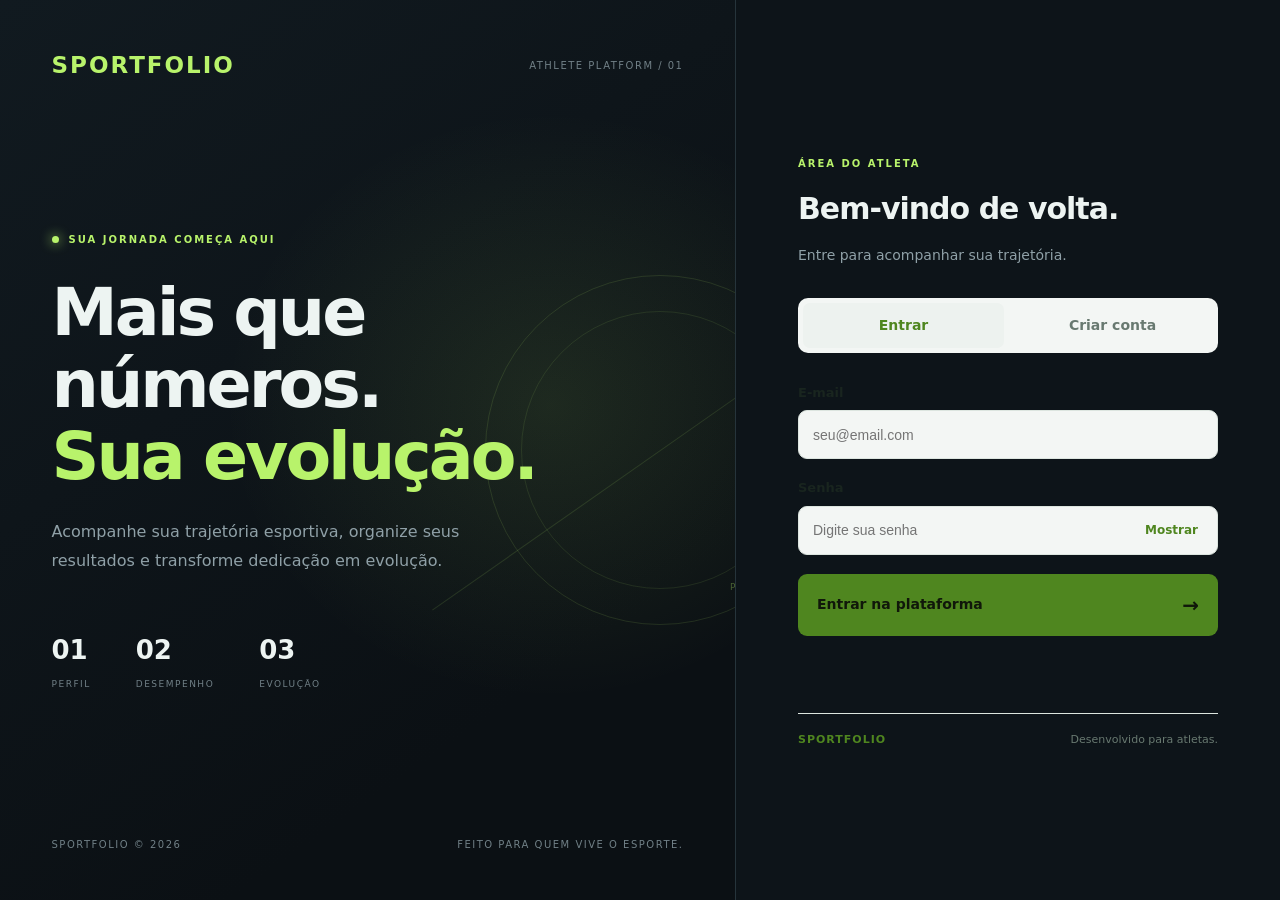
<file: frontend/index.html>
<!DOCTYPE html>
<html lang="pt-BR">
<head>
<meta charset="UTF-8">
<meta name="viewport" content="width=device-width, initial-scale=1.0">
<meta name="theme-color" content="#0b1014">
<meta name="description" content="Sua trajetória esportiva em um só lugar.">
<meta name="apple-mobile-web-app-capable" content="yes">
<meta name="apple-mobile-web-app-status-bar-style" content="black-translucent">
<meta name="apple-mobile-web-app-title" content="Sportfolio">
<link rel="manifest" href="./manifest.webmanifest">
<link rel="icon" type="image/png" sizes="192x192" href="./assets/icons/icon-192.png">
<link rel="apple-touch-icon" href="./assets/icons/apple-touch-icon.png">
<title>Sportfolio — Histórico esportivo</title>
<script>
  (function () {
    try {
      const savedTheme = localStorage.getItem('sportfolio-theme') || 'auto';
      const validTheme = ['auto', 'light', 'dark'].includes(savedTheme) ? savedTheme : 'auto';
      document.documentElement.setAttribute('data-theme', validTheme);
    } catch (error) {
      document.documentElement.setAttribute('data-theme', 'auto');
    }
  })();
</script>
<link rel="stylesheet" href="./css/style.css">
</head>
<body><div class="app">
<aside class="sidebar" id="sidebar" aria-label="Menu do Sportfolio"><div class="brand"><div class="brandmark">A</div><div><strong>ATLETA</strong><small>Sports record</small></div></div>
<div class="nav-search-wrap">
<label class="nav-search-label" for="navSearch">ENCONTRE UMA ÁREA</label>
<div class="nav-search"><span aria-hidden="true">⌕</span><input id="navSearch" type="search" placeholder="Buscar no Sportfolio" autocomplete="off" aria-label="Buscar seção do Sportfolio"><kbd>/</kbd></div>
<p class="nav-search-empty" id="navSearchEmpty" hidden>Nenhuma seção encontrada.</p>
</div>
<div><div class="navlabel">ESPAÇO DO ATLETA</div><nav class="nav" aria-label="Navegação principal">
<button class="active" data-page="overview"><span class="ico">▦</span> Visão geral</button><button data-page="profile"><span class="ico">◎</span> Meu perfil</button><button data-page="career"><span class="ico">⌁</span> Histórico esportivo</button><button data-page="physical"><span class="ico">⌁</span> Evolução física</button><button data-page="matches"><span class="ico">◷</span> Partidas e estatísticas</button><button data-page="media"><span class="ico">▧</span> Fotos e vídeos</button></nav></div>
<div><div class="navlabel">CONTA</div><nav class="nav" aria-label="Configurações da conta"><button data-page="privacy"><span class="ico">◇</span> Privacidade</button><button data-page="settings"><span class="ico">⚙</span> Configurações</button></nav></div><div class="sidebottom">Protótipo de produto · versão 0.1<br><span style="color:#65777e">Dados demonstrativos</span></div></aside>
<main class="main"><header class="topbar"><div style="display:flex;align-items:center;gap:12px"><button class="btn mobilemenu" id="menu" aria-label="Abrir menu" aria-expanded="false">☰</button><div class="crumb">Espaço do atleta　/　<b id="crumb">Visão geral</b></div></div><div class="topright"><button class="btn" id="installApp" hidden>＋ Instalar app</button><span class="status">● Perfil privado</span><div class="avatar">MR</div></div></header>
<div class="content">
<section class="section active" id="overview"><div class="pagehead"><div><div class="eyebrow">PAINEL DO ATLETA</div><h1>Visão geral</h1><p class="sub">Acompanhe sua trajetória e mantenha seu histórico esportivo organizado.</p></div><div class="actions"><button class="btn" data-goto="privacy">↗ Compartilhar perfil</button><button class="btn primary" id="openQuickActions">＋ Novo registro</button></div></div>
<div class="profilehero"><div class="hero-card"><div class="person"><div class="photo">MR</div><div><h2>Matheus Rodrigues</h2><p>Futsal · Ala / Fixo · Curitiba, PR</p><div class="tags"><span class="tag green">Atleta amador</span><span class="tag">Pé direito</span><span class="tag">Perfil privado</span></div></div></div><div class="hero-foot"><div class="mini-stat"><span>Idade</span><b>20 anos</b></div><div class="mini-stat"><span>Altura</span><b>1,85 m</b></div><div class="mini-stat"><span>Peso</span><b>70 kg</b></div><div class="mini-stat"><span>Modalidade</span><b>Futsal</b></div></div></div><div class="focus-card"><div class="focus-head"><span>COMPLETUDE DO PERFIL</span><span>68%</span></div><h3>Seu histórico está tomando forma.</h3><p>Adicione informações para construir um registro esportivo mais completo.</p><div class="progress"><i></i></div><div class="progressnote"><span>Próximo passo: histórico de clubes</span><span>68 / 100</span></div></div></div>
<div class="stats"><div class="statcard"><div class="statlabel">Partidas registradas</div><div class="statvalue">42</div><div class="statdelta">↗ Histórico da carreira</div></div><div class="statcard"><div class="statlabel">Minutos em quadra</div><div class="statvalue">2.486</div><div class="statdelta neutral">Total registrado</div></div><div class="statcard"><div class="statlabel">Gols</div><div class="statvalue">18</div><div class="statdelta neutral">Dados informados</div></div><div class="statcard"><div class="statlabel">Assistências</div><div class="statvalue">11</div><div class="statdelta neutral">Dados informados</div></div></div>
<div class="columns"><div class="card"><div class="cardhead"><h3>Evolução física</h3><button class="link" data-goto="physical">Ver avaliações →</button></div><div class="chartlegend"><span><i class="dot"></i>Peso (kg)</span><span><i class="dot" style="background:var(--blue)"></i>Altura (cm)</span></div><div class="chart"><svg viewBox="0 0 600 180" preserveAspectRatio="none"><polyline points="0,130 100,116 200,105 300,88 400,78 500,62 600,55" fill="none" stroke="#b8f36b" stroke-width="3"/><polyline points="0,155 100,145 200,137 300,130 400,120 500,110 600,105" fill="none" stroke="#7cc8e8" stroke-width="2" stroke-dasharray="5 5"/><circle cx="600" cy="55" r="4" fill="#b8f36b"/></svg></div><div class="chartlabels"><span>2021</span><span>2022</span><span>2023</span><span>2024</span><span>2025</span><span>2026</span></div></div>
<div class="card"><div class="cardhead"><h3>Linha do tempo</h3><button class="link" data-goto="career">Ver histórico →</button></div><div class="timeline"><div class="event"><div class="eventicon">⚑</div><div><h4>Clube Atlético Exemplo</h4><p>Futsal · Adulto</p><time>2025 — Atual</time></div></div><div class="event"><div class="eventicon">🏆</div><div><h4>Campeonato Regional</h4><p>Vice-campeão · Adulto</p><time>Temporada 2025</time></div></div><div class="event"><div class="eventicon">↗</div><div><h4>Nova etapa esportiva</h4><p>Início de trajetória no clube</p><time>2023 — 2024</time></div></div></div></div></div>
<div class="card" style="margin-top:16px"><div class="cardhead"><h3>Histórico de clubes</h3><button class="link" data-goto="career">Ver todos →</button></div><div class="clubrow"><div class="crest">CAE</div><div><strong>Clube Atlético Exemplo</strong><small>Futsal · Adulto · 2025 — Atual</small></div><span class="duration">1 ano e 10 meses</span></div><div class="clubrow"><div class="crest">AF</div><div><strong>Academia Futsal</strong><small>Futsal · Sub-20 · 2023 — 2024</small></div><span class="duration">1 ano e 6 meses</span></div></div>
</section>
<section class="section" id="profile"><div class="pagehead"><div><div class="eyebrow">IDENTIDADE ESPORTIVA</div><h1>Meu perfil</h1><p class="sub">Informações pessoais, características e apresentação do atleta.</p></div><button class="btn primary" onclick="alert('Edição demonstrativa do perfil')">✎ Editar perfil</button></div><div class="card"><div class="person"><div class="photo">MR</div><div><h2>Matheus Rodrigues</h2><p>Nome esportivo não informado · Curitiba, Paraná</p><div class="tags"><span class="tag green">Futsal</span><span class="tag">Ala</span><span class="tag">Fixo</span><span class="tag">Pé direito</span></div></div></div><div class="hero-foot"><div class="mini-stat"><span>Nascimento</span><b>Não informado</b></div><div class="mini-stat"><span>Nacionalidade</span><b>Brasileira</b></div><div class="mini-stat"><span>Categoria</span><b>Adulto</b></div></div></div><div class="columns" style="margin-top:16px"><div class="card"><div class="cardhead"><h3>Apresentação</h3><button class="link">Editar</button></div><p class="muted">Espaço para o atleta contar sua trajetória, características de jogo, experiências e objetivos esportivos.</p></div><div class="card"><div class="cardhead"><h3>Características individuais</h3><button class="link">Editar</button></div><p class="muted">Descreva seu estilo de jogo, pontos fortes, especialidades e aspectos que deseja desenvolver.</p></div></div></section>

<section class="section" id="career"><div class="pagehead"><div><div class="eyebrow">TRAJETÓRIA</div><h1>Histórico esportivo</h1><p class="sub">Clubes, passagens, categorias, temporadas e conquistas.</p></div><button class="btn primary" onclick="alert('Formulário demonstrativo: adicionar passagem')">＋ Adicionar passagem</button></div><div class="card"><div class="cardhead"><h3>Passagens por clubes</h3><span class="muted">2 registros</span></div><div class="clubrow"><div class="crest">CAE</div><div><strong>Clube Atlético Exemplo</strong><small>Futsal · Adulto · 2025 — Atual</small></div><span class="duration">Atual</span></div><div class="clubrow"><div class="crest">AF</div><div><strong>Academia Futsal</strong><small>Futsal · Sub-20 · 2023 — 2024</small></div><span class="duration">1a 6m</span></div></div><div class="card" style="margin-top:16px"><div class="cardhead"><h3>Conquistas e competições</h3><button class="link">＋ Adicionar</button></div><div class="emptyhint">Nenhuma conquista cadastrada neste protótipo.</div></div></section>
<section class="section" id="physical"><div class="pagehead"><div><div class="eyebrow">ACOMPANHAMENTO</div><h1>Evolução física</h1><p class="sub">Avaliações, medidas corporais e testes físicos ao longo do tempo.</p></div><button class="btn primary" onclick="alert('Formulário demonstrativo: nova avaliação')">＋ Nova avaliação</button></div><div class="metricgrid"><div class="metric"><span>Altura atual</span><b>1,85 m</b><small>Último registro · 09/11/2026</small></div><div class="metric"><span>Peso atual</span><b>70 kg</b><small>Último registro · 09/11/2026</small></div><div class="metric"><span>Envergadura</span><b>—</b><small>Sem registro</small></div></div><div class="card" style="margin-top:16px"><div class="cardhead"><h3>Histórico de avaliações</h3><button class="link">Filtrar período ▾</button></div><table class="table"><thead><tr><th>DATA</th><th>MEDIDA</th><th>RESULTADO</th><th>OBSERVAÇÃO</th></tr></thead><tbody><tr><td>09/11/2026</td><td>Peso</td><td>70 kg</td><td class="muted">Registro demonstrativo</td></tr><tr><td>09/11/2026</td><td>Altura</td><td>185 cm</td><td class="muted">Registro demonstrativo</td></tr></tbody></table></div></section>
<section class="section" id="matches"><div class="pagehead"><div><div class="eyebrow">DESEMPENHO</div><h1>Partidas e estatísticas</h1><p class="sub">Participações, minutagem e indicadores registrados pelo atleta.</p></div><button class="btn primary" onclick="alert('Formulário demonstrativo: registrar partida')">＋ Registrar partida</button></div><div class="stats"><div class="statcard"><div class="statlabel">Partidas</div><div class="statvalue">42</div></div><div class="statcard"><div class="statlabel">Minutos</div><div class="statvalue">2.486</div></div><div class="statcard"><div class="statlabel">Gols</div><div class="statvalue">18</div></div><div class="statcard"><div class="statlabel">Assistências</div><div class="statvalue">11</div></div></div><div class="card"><div class="cardhead"><h3>Partidas recentes</h3><button class="link">Filtros ▾</button></div><table class="table"><thead><tr><th>DATA</th><th>ADVERSÁRIO</th><th>COMPETIÇÃO</th><th>MINUTOS</th><th>GOLS</th><th>ASSIST.</th></tr></thead><tbody><tr><td>02/11/2026</td><td>Equipe Azul</td><td>Regional</td><td>40</td><td>1</td><td>1</td></tr><tr><td>25/10/2026</td><td>Futsal Clube</td><td>Regional</td><td>32</td><td>0</td><td>1</td></tr><tr><td>18/10/2026</td><td>União Esportiva</td><td>Amistoso</td><td>40</td><td>2</td><td>0</td></tr></tbody></table><p class="muted" style="font-size:10px;margin:12px 0 0">Dados fictícios para demonstração da interface.</p></div></section>
<section class="section" id="media"><div class="pagehead"><div><div class="eyebrow">ACERVO PESSOAL</div><h1>Fotos e vídeos</h1><p class="sub">Registros visuais organizados por clube, temporada, partida e categoria.</p></div><button class="btn primary" onclick="alert('Ação demonstrativa: adicionar mídia')">＋ Adicionar mídia</button></div><div class="gallery"><div class="media"><span>Treinamento<small>2026 · Clube atual</small></span></div><div class="media"><span>Competição regional<small>2025 · Partida</small></span></div><div class="media"><span>Apresentação<small>2024 · Perfil</small></span></div></div><div class="emptyhint" style="margin-top:15px">Imagens ilustrativas. O armazenamento real de fotos e vídeos será implementado posteriormente.</div></section>
<section class="section" id="privacy"><div class="pagehead"><div><div class="eyebrow">CONTROLE DO ATLETA</div><h1>Privacidade</h1><p class="sub">Você decide quais informações poderão ser visualizadas por outras pessoas.</p></div></div><div class="card"><div class="cardhead"><h3>Visibilidade do perfil</h3><span class="pill">Privado</span></div><p class="muted">Seu perfil está privado. Quando estiver pronto, você poderá escolher o que compartilhar.</p><div class="clubrow"><div><strong>Perfil público</strong><small>Permitir que outras pessoas encontrem seu perfil</small></div><span class="duration">Desativado</span></div><div class="clubrow"><div><strong>Dados físicos</strong><small>Altura, peso, avaliações e medidas</small></div><span class="duration">Privado</span></div><div class="clubrow"><div><strong>Histórico esportivo</strong><small>Clubes, categorias e temporadas</small></div><span class="duration">Privado</span></div><div class="clubrow"><div><strong>Partidas e estatísticas</strong><small>Minutagem e desempenho</small></div><span class="duration">Privado</span></div><div class="clubrow"><div><strong>Fotos e vídeos</strong><small>Galeria e registros audiovisuais</small></div><span class="duration">Privado</span></div></div></section>
<section class="section" id="settings">
<div class="pagehead"><div><div class="eyebrow">PREFERÊNCIAS</div><h1>Configurações</h1><p class="sub">Personalize a aparência e as preferências do Sportfolio.</p></div></div>
<div class="card theme-settings">
  <div class="cardhead"><h3>Aparência</h3><span class="pill">Personalização</span></div>
  <div class="theme-setting-row">
    <div class="theme-setting-copy">
      <strong>Tema do aplicativo</strong>
      <p class="muted">Escolha como o Sportfolio será exibido neste dispositivo.</p>
    </div>
    <label class="theme-select-label" for="themeSelect">Preferência de tema</label>
    <select id="themeSelect" class="theme-select">
      <option value="auto">Automático (seguir dispositivo)</option>
      <option value="light">Claro</option>
      <option value="dark">Escuro</option>
    </select>
  </div>
  <p class="theme-help muted" id="themeHelp">O tema acompanha automaticamente a aparência configurada no seu dispositivo.</p>
</div>
<div class="card" style="margin-top:16px"><div class="cardhead"><h3>Conta</h3></div><p class="muted">Outras configurações de conta serão disponibilizadas em uma próxima etapa do desenvolvimento.</p></div>
</section>
</div></main></div>
<dialog class="quick-dialog" id="quickDialog" aria-labelledby="quickTitle">
  <div class="quick-dialog-head"><div><div class="eyebrow">ATALHOS</div><h2 id="quickTitle">O que você deseja registrar?</h2><p>Escolha uma área para continuar. Você poderá preencher os detalhes dentro dela.</p></div><button class="dialog-close" id="closeQuickActions" aria-label="Fechar">×</button></div>
  <div class="quick-grid">
    <button class="quick-option" data-quick-goto="profile"><span class="quick-icon">◎</span><span><strong>Informações do perfil</strong><small>Dados pessoais e características esportivas</small></span><b>→</b></button>
    <button class="quick-option" data-quick-goto="career"><span class="quick-icon">⌁</span><span><strong>Passagem por clube</strong><small>Clubes, categorias e temporadas</small></span><b>→</b></button>
    <button class="quick-option" data-quick-goto="physical"><span class="quick-icon">⌁</span><span><strong>Avaliação física</strong><small>Medidas, testes e evolução</small></span><b>→</b></button>
    <button class="quick-option" data-quick-goto="matches"><span class="quick-icon">◷</span><span><strong>Partida e estatísticas</strong><small>Participação, minutos e desempenho</small></span><b>→</b></button>
    <button class="quick-option" data-quick-goto="media"><span class="quick-icon">▧</span><span><strong>Foto ou vídeo</strong><small>Momentos da sua trajetória esportiva</small></span><b>→</b></button>
  </div>
</dialog>
<script src="./js/navigation.js"></script>
<script src="./js/theme.js"></script>
<script src="./js/app.js"></script>
<script src="./js/auth.js"></script>
</body>
</html>
</file>
<file: frontend/css/style.css>
:root {
  color-scheme: dark;
  --bg: #0b1014;
  --panel: #111a20;
  --panel2: #162229;
  --line: #26343b;
  --muted: #8fa0a7;
  --text: #edf4f2;
  --green: #b8f36b;
  --green2: #8bcf42;
  --blue: #7cc8e8;
  --orange: #f3b56b;
  --red: #f17d7d;
  --radius: 16px;
  --sidebar: #0e161b;
  --topbar: #0d1419;
  --surface-hover: #17242a;
  --surface-active: #1e2d30;
  --nav-text: #a9b8bd;
  --subtle: #71838b;
  --input-bg: #111d23;
  --hero-start: #17252a;
  --hero-end: #111a20;
  --grid-line: #243139;
  --border-strong: #35464b;
  --tag-bg: #1b2a30;
  --tag-text: #c2d0d0;
  --tag-green-bg: #202d20;
  --tag-green-border: #455b39;
  --progress-bg: #26353a;
  --chart-border: #2b3a40;
  --timeline-line: #34444a;
  --event-bg: #22332d;
  --club-border: #26343b;
  --club-crest: #263b42;
  --table-border: #233138;
  --pill-bg: #20332a;
  --metric-bg: #17242a;
  --empty-border: #405058;
  --help-bg: #142019;
  --help-border: #354a3a;
  --help-text: #dce8df;
  --help-muted: #b4c3b8;
  --dialog-bg: #111a20;
  --dialog-backdrop: #020608b8;
  --quick-option-bg: #162229;
  --quick-option-hover: #1b2b2c;
  --quick-icon-bg: #263b2b;
  --focus-ring: #b8f36b18;
}

:root[data-theme="light"] {
  color-scheme: light;
  --bg: #f3f6f4;
  --panel: #ffffff;
  --panel2: #edf2ef;
  --line: #dce5df;
  --muted: #687970;
  --text: #19251f;
  --green: #4f861f;
  --green2: #3c7015;
  --blue: #287c9f;
  --orange: #a96319;
  --red: #c34c4c;
  --sidebar: #e8efea;
  --topbar: #ffffff;
  --surface-hover: #dfe9e2;
  --surface-active: #d9e8dc;
  --nav-text: #46584d;
  --subtle: #718176;
  --input-bg: #f1f5f2;
  --hero-start: #e8f0ea;
  --hero-end: #ffffff;
  --grid-line: #e4ebe6;
  --border-strong: #cbd8ce;
  --tag-bg: #edf3ee;
  --tag-text: #46584d;
  --tag-green-bg: #e7f1df;
  --tag-green-border: #b9d2a8;
  --progress-bg: #e1e9e3;
  --chart-border: #d8e2da;
  --timeline-line: #d5e0d7;
  --event-bg: #e7f1e7;
  --club-border: #dce5df;
  --club-crest: #e6efe8;
  --table-border: #e3eae5;
  --pill-bg: #e7f1e2;
  --metric-bg: #f0f5f1;
  --empty-border: #c8d5cb;
  --help-bg: #edf5ee;
  --help-border: #c9dcc9;
  --help-text: #263a2b;
  --help-muted: #526a57;
  --dialog-bg: #ffffff;
  --dialog-backdrop: #26352b80;
  --quick-option-bg: #f3f7f4;
  --quick-option-hover: #e8f1e9;
  --quick-icon-bg: #e1eddf;
  --focus-ring: #4f861f22;
}

@media (prefers-color-scheme: light) {
  :root[data-theme="auto"] {
    color-scheme: light;
    --bg: #f3f6f4; --panel: #ffffff; --panel2: #edf2ef;
    --line: #dce5df; --muted: #687970; --text: #19251f;
    --green: #4f861f; --green2: #3c7015; --blue: #287c9f;
    --orange: #a96319; --red: #c34c4c;
    --sidebar: #e8efea; --topbar: #ffffff;
    --surface-hover: #dfe9e2; --surface-active: #d9e8dc;
    --nav-text: #46584d; --subtle: #718176; --input-bg: #f1f5f2;
    --hero-start: #e8f0ea; --hero-end: #ffffff; --grid-line: #e4ebe6;
    --border-strong: #cbd8ce; --tag-bg: #edf3ee; --tag-text: #46584d;
    --tag-green-bg: #e7f1df; --tag-green-border: #b9d2a8;
    --progress-bg: #e1e9e3; --chart-border: #d8e2da;
    --timeline-line: #d5e0d7; --event-bg: #e7f1e7;
    --club-border: #dce5df; --club-crest: #e6efe8;
    --table-border: #e3eae5; --pill-bg: #e7f1e2; --metric-bg: #f0f5f1;
    --empty-border: #c8d5cb; --help-bg: #edf5ee; --help-border: #c9dcc9;
    --help-text: #263a2b; --help-muted: #526a57;
    --dialog-bg: #ffffff; --dialog-backdrop: #26352b80;
    --quick-option-bg: #f3f7f4; --quick-option-hover: #e8f1e9;
    --quick-icon-bg: #e1eddf; --focus-ring: #4f861f22;
  }
}
*{box-sizing:border-box}body{margin:0;background:var(--bg);color:var(--text);font:14px/1.5 Inter,ui-sans-serif,system-ui,-apple-system,Segoe UI,sans-serif}button{font:inherit;cursor:pointer}.app{display:grid;grid-template-columns:248px 1fr;min-height:100vh}.sidebar{background:var(--sidebar);border-right:1px solid var(--line);padding:25px 16px;display:flex;flex-direction:column;gap:28px}.brand{display:flex;align-items:center;gap:11px;padding:0 10px}.brandmark{width:35px;height:35px;border-radius:11px;background:var(--green);color:#13200b;display:grid;place-items:center;font-weight:900;font-size:19px}.brand strong{font-size:15px;letter-spacing:.3px}.brand small{display:block;color:var(--muted);font-size:10px;letter-spacing:1.5px;text-transform:uppercase}.navlabel{font-size:10px;letter-spacing:1.6px;color:var(--subtle);padding:0 12px;margin-bottom:8px}.nav{display:grid;gap:5px}.nav button{border:0;background:transparent;color:var(--nav-text);padding:11px 12px;border-radius:10px;text-align:left;display:flex;gap:12px;align-items:center;transition:.2s}.nav button:hover{background:var(--metric-bg);color:var(--text)}.nav button.active{background:var(--surface-active);color:var(--green)}.ico{width:19px;text-align:center;font-size:16px}.sidebottom{margin-top:auto;border-top:1px solid var(--line);padding:17px 9px 0;color:var(--muted);font-size:12px}.main{min-width:0}.topbar{height:76px;border-bottom:1px solid var(--line);display:flex;align-items:center;justify-content:space-between;padding:0 38px;background:var(--topbar)}.crumb{color:var(--muted);font-size:12px}.crumb b{color:var(--text);font-weight:600}.topright{display:flex;align-items:center;gap:16px}.status{border:1px solid var(--help-border);color:var(--green);padding:6px 10px;border-radius:30px;font-size:11px}.avatar{width:34px;height:34px;border-radius:50%;background:linear-gradient(135deg,#d6a47b,#5d7869);display:grid;place-items:center;color:#101719;font-weight:800}.content{max-width:1500px;margin:auto;padding:32px 38px 60px}.pagehead{display:flex;justify-content:space-between;align-items:flex-start;gap:20px;margin-bottom:25px}.eyebrow{color:var(--green);font-size:10px;letter-spacing:2px;text-transform:uppercase;font-weight:700}.pagehead h1{font-size:27px;letter-spacing:-.7px;margin:5px 0 4px}.sub{color:var(--muted);margin:0}.actions{display:flex;gap:9px}.btn{border:1px solid var(--line);background:var(--panel2);color:var(--text);padding:10px 14px;border-radius:10px;font-size:12px}.btn.primary{background:var(--green);color:#15200e;border-color:var(--green);font-weight:750}.profilehero{display:grid;grid-template-columns:1.4fr .8fr;gap:16px;margin-bottom:17px}.hero-card{border:1px solid var(--line);border-radius:var(--radius);background:linear-gradient(115deg,var(--hero-start),var(--hero-end) 70%);padding:23px;position:relative;overflow:hidden}.hero-card:after{content:'ATHLETE';position:absolute;right:12px;bottom:-24px;font-size:84px;font-weight:900;color:#ffffff05;letter-spacing:5px}.person{display:flex;gap:18px;align-items:center;position:relative;z-index:1}.photo{width:76px;height:76px;border-radius:18px;background:linear-gradient(145deg,#c7a17c,#526c60);display:grid;place-items:center;font-size:26px;font-weight:900;color:#13201b;border:2px solid #ffffff20}.person h2{font-size:22px;margin:0 0 2px}.person p{color:var(--muted);margin:0}.tags{display:flex;gap:7px;flex-wrap:wrap;margin-top:11px}.tag{border:1px solid var(--border-strong);background:var(--tag-bg);color:var(--tag-text);padding:4px 8px;border-radius:6px;font-size:10px}.tag.green{color:var(--green);border-color:var(--tag-green-border);background:var(--tag-green-bg)}.hero-foot{display:flex;gap:26px;margin-top:22px;padding-top:16px;border-top:1px solid var(--line);position:relative;z-index:1}.mini-stat span{display:block;color:var(--muted);font-size:10px}.mini-stat b{font-size:14px}.focus-card{border:1px solid var(--line);border-radius:var(--radius);background:var(--panel);padding:20px}.focus-head{display:flex;justify-content:space-between;color:var(--muted);font-size:11px}.focus-card h3{font-size:17px;margin:12px 0 3px}.focus-card p{color:var(--muted);font-size:12px;margin:0}.progress{height:6px;background:var(--progress-bg);border-radius:10px;margin:16px 0 8px;overflow:hidden}.progress i{display:block;height:100%;width:68%;background:var(--green);border-radius:10px}.progressnote{display:flex;justify-content:space-between;font-size:10px;color:var(--muted)}.stats{display:grid;grid-template-columns:repeat(4,1fr);gap:12px;margin-bottom:17px}.statcard{background:var(--panel);border:1px solid var(--line);border-radius:14px;padding:17px}.statlabel{font-size:11px;color:var(--muted)}.statvalue{font-size:25px;font-weight:750;letter-spacing:-.8px;margin:5px 0}.statdelta{font-size:10px;color:var(--green)}.statdelta.neutral{color:var(--muted)}.columns{display:grid;grid-template-columns:1.25fr .75fr;gap:16px}.card{background:var(--panel);border:1px solid var(--line);border-radius:var(--radius);padding:20px;min-width:0}.cardhead{display:flex;justify-content:space-between;align-items:center;margin-bottom:17px}.cardhead h3{font-size:14px;margin:0}.link{color:var(--green);font-size:11px;background:none;border:0}.chartlegend{display:flex;gap:15px;color:var(--muted);font-size:10px}.dot{display:inline-block;width:7px;height:7px;border-radius:50%;background:var(--green);margin-right:5px}.chart{height:180px;position:relative;border-bottom:1px solid var(--chart-border);background:repeating-linear-gradient(to bottom,transparent 0,transparent 44px,var(--grid-line) 45px)}.chart svg{width:100%;height:100%;overflow:visible}.chartlabels{display:flex;justify-content:space-between;color:var(--subtle);font-size:10px;padding-top:9px}.timeline{display:grid;gap:0}.event{display:grid;grid-template-columns:34px 1fr;gap:10px;position:relative;padding-bottom:17px}.event:not(:last-child):before{content:'';position:absolute;left:16px;top:30px;bottom:0;width:1px;background:#34444a}.eventicon{width:33px;height:33px;border-radius:10px;background:var(--event-bg);color:var(--green);display:grid;place-items:center;z-index:1}.event h4{font-size:12px;margin:0 0 2px}.event p{font-size:10px;color:var(--muted);margin:0}.event time{font-size:9px;color:#72848a}.clubrow{display:flex;align-items:center;gap:11px;padding:11px 0;border-top:1px solid #26343b}.crest{width:36px;height:36px;border-radius:10px;background:var(--club-crest);display:grid;place-items:center;font-size:11px;font-weight:800;color:var(--green)}.clubrow strong{font-size:12px}.clubrow small{display:block;color:var(--muted);font-size:10px}.clubrow .duration{margin-left:auto;color:#c0ccca;font-size:10px}.section{display:none}.section.active{display:block}.table{width:100%;border-collapse:collapse;font-size:12px}.table th{text-align:left;color:var(--muted);font-size:10px;font-weight:500;padding:10px;border-bottom:1px solid var(--line)}.table td{padding:13px 10px;border-bottom:1px solid var(--table-border)}.table tr:last-child td{border:0}.pill{padding:4px 7px;border-radius:6px;background:var(--pill-bg);color:var(--green);font-size:10px}.muted{color:var(--muted)}.metricgrid{display:grid;grid-template-columns:repeat(3,1fr);gap:12px}.metric{padding:16px;background:var(--metric-bg);border:1px solid var(--line);border-radius:12px}.metric span{font-size:10px;color:var(--muted)}.metric b{display:block;font-size:23px;margin:4px 0}.metric small{font-size:10px;color:var(--green)}.gallery{display:grid;grid-template-columns:repeat(3,1fr);gap:12px}.media{aspect-ratio:4/3;border-radius:12px;background:linear-gradient(145deg,#304b42,#18272c);display:flex;align-items:flex-end;padding:13px;position:relative;overflow:hidden}.media:nth-child(2){background:linear-gradient(145deg,#66513d,#263b3d)}.media:nth-child(3){background:linear-gradient(145deg,#344d67,#17242d)}.media span{font-size:11px;font-weight:650}.media small{display:block;color:#c0d0cd;font-size:9px}.emptyhint{padding:30px;text-align:center;border:1px dashed var(--empty-border);border-radius:12px;color:var(--muted)}.mobilemenu{display:none}

@media(max-width:1000px){.app{grid-template-columns:210px 1fr}.content{padding:25px 22px}.topbar{padding:0 22px}.profilehero,.columns{grid-template-columns:1fr}.stats{grid-template-columns:repeat(2,1fr)}}

@media(max-width:700px){.app{display:block}.sidebar{position:fixed;z-index:10;left:-260px;top:0;bottom:0;width:248px;transition:.25s}.sidebar.open{left:0}.mobilemenu{display:inline-block}.topbar{height:62px;padding:0 15px}.content{padding:22px 15px 40px}.pagehead{display:block}.actions{margin-top:15px}.stats{gap:8px}.statcard{padding:13px}.statvalue{font-size:21px}.hero-foot{gap:14px;flex-wrap:wrap}.metricgrid{grid-template-columns:repeat(2,1fr)}.gallery{grid-template-columns:repeat(2,1fr)}}



/* UX improvements: clearer navigation, accessible controls and contextual guidance. */

.nav-search-wrap{padding:0 4px 4px}.nav-search-label{display:block;font-size:9px;letter-spacing:1.3px;color:var(--subtle);margin:0 8px 8px}.nav-search{height:40px;display:flex;align-items:center;gap:8px;padding:0 10px;border:1px solid var(--line);border-radius:10px;background:var(--input-bg);color:var(--muted)}.nav-search:focus-within{border-color:var(--green);box-shadow:0 0 0 3px var(--focus-ring)}.nav-search input{width:100%;min-width:0;background:transparent;border:0;outline:0;color:var(--text);font:inherit;font-size:12px}.nav-search input::placeholder{color:var(--subtle)}.nav-search kbd{border:1px solid #405058;border-radius:4px;padding:1px 5px;font-size:10px;color:#91a0a5}.nav-search-empty{margin:8px;color:var(--muted);font-size:11px}.nav button{min-height:44px}.nav button[hidden]{display:none}.nav button:focus-visible,.btn:focus-visible,.link:focus-visible,.quick-option:focus-visible,.dialog-close:focus-visible{outline:2px solid var(--green);outline-offset:3px}.nav button[aria-current="page"]{box-shadow:inset 3px 0 0 var(--green)}.btn{min-height:40px}.link{padding:8px 4px}.page-help{margin:-9px 0 20px}.help-toggle{border:0;background:transparent;color:var(--green);font:inherit;font-size:12px;padding:5px 0;display:inline-flex;align-items:center;gap:7px}.help-toggle:hover{text-decoration:underline}.help-panel{display:none;margin-top:7px;padding:15px 17px;border:1px solid var(--help-border);border-radius:12px;background:var(--help-bg);color:var(--help-text)}.help-panel.open{display:block}.help-panel strong{display:block;font-size:12px;margin-bottom:5px}.help-panel p{font-size:12px;color:var(--help-muted);margin:0;max-width:850px}.help-panel .help-tip{display:block;margin-top:8px;color:var(--green);font-size:11px}.quick-dialog{width:min(600px,calc(100% - 28px));padding:0;border:1px solid var(--line);border-radius:18px;background:var(--dialog-bg);color:var(--text);box-shadow:0 24px 80px #0009}.quick-dialog::backdrop{background:var(--dialog-backdrop);backdrop-filter:blur(3px)}.quick-dialog-head{display:flex;justify-content:space-between;gap:16px;padding:23px 23px 15px}.quick-dialog-head h2{font-size:20px;margin:5px 0}.quick-dialog-head p{font-size:12px;color:var(--muted);margin:0}.dialog-close{flex:0 0 36px;height:36px;border:1px solid var(--line);border-radius:9px;background:var(--panel2);color:var(--text);font-size:22px}.quick-grid{display:grid;gap:8px;padding:8px 23px 23px}.quick-option{display:flex;align-items:center;gap:13px;text-align:left;width:100%;padding:13px;border:1px solid var(--line);border-radius:12px;background:var(--quick-option-bg);color:var(--text)}.quick-option:hover{border-color:#718c5b;background:var(--quick-option-hover)}.quick-icon{width:38px;height:38px;flex:0 0 38px;display:grid;place-items:center;border-radius:10px;background:var(--quick-icon-bg);color:var(--green);font-size:19px}.quick-option span:nth-child(2){display:grid;gap:2px;flex:1}.quick-option strong{font-size:12px}.quick-option small{font-size:11px;color:var(--muted)}.quick-option>b{color:var(--green);font-size:17px}.mobile-overlay{display:none}

@media(max-width:700px){.mobile-overlay{position:fixed;inset:0;z-index:9;background:#0009}.mobile-overlay.show{display:block}.sidebar{z-index:11;overflow-y:auto}.quick-dialog-head{padding:18px 18px 12px}.quick-grid{padding:8px 18px 18px}.quick-option{padding:11px}.page-help{margin-top:-5px}.nav-search-wrap{margin-bottom:5px}}

@media(prefers-reduced-motion:reduce){*,*::before,*::after{scroll-behavior:auto!important;transition:none!important}}

/* Seletor de tema */
.theme-settings {
  display: grid;
  gap: 16px;
}

.theme-setting-row {
  display: flex;
  flex-direction: column;
  gap: 12px;
}

.theme-setting-copy strong {
  font-size: 13px;
}

.theme-setting-copy p,
.theme-help {
  font-size: 12px;
  margin: 5px 0 0;
}

.theme-select-label {
  font-size: 11px;
  color: var(--muted);
}

.theme-select {
  width: 100%;
  max-width: 380px;
  min-height: 46px;
  padding: 0 42px 0 14px;
  border: 1px solid var(--line);
  border-radius: 11px;
  background-color: var(--panel2);
  color: var(--text);
  font: inherit;
  font-size: 13px;
  cursor: pointer;
  outline: none;
  color-scheme: inherit;
}

.theme-select:hover {
  border-color: var(--green);
}

.theme-select:focus-visible {
  border-color: var(--green);
  box-shadow: 0 0 0 3px color-mix(in srgb, var(--green) 18%, transparent);
}

.theme-select option {
  background: var(--panel);
  color: var(--text);
}
/* =========================================
   SPORTFOLIO - AUTENTICAÇÃO
========================================= */

#authView {
    min-height: 100vh;
    display: flex;
    align-items: center;
    justify-content: center;
    padding: 24px;
    box-sizing: border-box;
    background: var(--bg);
    color: var(--text);
}

.auth-card {
    width: 100%;
    max-width: 420px;
    padding: 36px;
    box-sizing: border-box;
    background: var(--panel);
    border: 1px solid var(--line);
    border-radius: 18px;
}

.auth-logo {
    color: var(--green);
    font-size: 28px;
    font-weight: 800;
    letter-spacing: 2px;
}

.auth-subtitle {
    color: var(--muted);
    font-size: 14px;
    margin: 8px 0 30px;
}

.auth-tabs {
    display: flex;
    gap: 8px;
    padding: 5px;
    margin-bottom: 26px;
    background: var(--bg);
    border-radius: 10px;
}

.auth-tabs button {
    flex: 1;
    padding: 12px;
    border: none;
    border-radius: 7px;
    background: transparent;
    color: var(--muted);
    cursor: pointer;
    font-weight: 600;
}

.auth-tabs button.active {
    background: var(--panel2);
    color: var(--green);
}

.auth-field {
    margin-bottom: 19px;
}

.auth-field label {
    display: block;
    margin-bottom: 8px;
    font-size: 13px;
    font-weight: 600;
}

.auth-field input {
    width: 100%;
    padding: 14px;
    box-sizing: border-box;
    border: 1px solid var(--line);
    border-radius: 9px;
    outline: none;
    background: var(--bg);
    color: var(--text);
    font-size: 14px;
}

.auth-field input:focus {
    border-color: var(--green);
}

.auth-submit {
    width: 100%;
    padding: 15px;
    margin-top: 8px;
    border: none;
    border-radius: 9px;
    background: var(--green);
    color: #10170a;
    font-size: 14px;
    font-weight: 800;
    cursor: pointer;
    transition: opacity .2s, transform .2s;
}

.auth-submit:hover {
    opacity: .9;
    transform: translateY(-1px);
}

#authMessage {
    min-height: 18px;
    font-size: 13px;
    margin-top: 14px;
}

.auth-footer {
    display: flex;
    justify-content: space-between;
    gap: 12px;
    margin-top: 28px;
    padding-top: 18px;
    border-top: 1px solid var(--line);
    color: var(--muted);
    font-size: 11px;
}

.auth-footer span:first-child {
    color: var(--green);
    font-weight: 800;
    letter-spacing: 1px;
}

@media (max-width: 480px) {
    #authView {
        padding: 16px;
    }

    .auth-card {
        padding: 26px 20px;
    }

    .auth-footer {
        flex-direction: column;
    }
}


/* Controle de exibição das telas */
body:not(.dashboard-active) .app {
    display: none !important;
}

body.dashboard-active #authView {
    display: none !important;
}


/* ==========================================
   SPORTFOLIO - AUTHENTICATION PREMIUM
========================================== */

#authView {
    position: relative;
    width: 100%;
    min-height: 100vh;
    padding: 0;
    background: #0b1014;
    display: block;
}

.auth-layout {
    display: grid;
    grid-template-columns: minmax(0, 1.15fr) minmax(420px, .85fr);
    min-height: 100vh;
    width: 100%;
}

.auth-showcase {
    position: relative;
    overflow: hidden;
    display: flex;
    flex-direction: column;
    justify-content: space-between;
    padding: 48px 7%;
    background:
        radial-gradient(ellipse at 75% 45%, rgba(184,243,107,.10), transparent 42%),
        linear-gradient(145deg, #111a20, #0b1014 75%);
    border-right: 1px solid #26343b;
}

.showcase-top,
.showcase-bottom {
    position: relative;
    z-index: 2;
    display: flex;
    justify-content: space-between;
    align-items: center;
    gap: 15px;
}

.showcase-logo {
    color: #b8f36b;
    font-size: 23px;
    font-weight: 900;
    letter-spacing: 2px;
}

.showcase-version,
.showcase-bottom {
    color: #718087;
    font-size: 10px;
    letter-spacing: 1.5px;
}

.showcase-content {
    position: relative;
    z-index: 2;
    max-width: 650px;
    margin: 70px 0;
}

.showcase-tag {
    display: inline-flex;
    align-items: center;
    gap: 10px;
    color: #b8f36b;
    font-size: 10px;
    font-weight: 800;
    letter-spacing: 2px;
    margin-bottom: 30px;
}

.status-dot {
    width: 7px;
    height: 7px;
    border-radius: 50%;
    background: #b8f36b;
    box-shadow: 0 0 12px #b8f36b;
}

.showcase-content h1 {
    margin: 0;
    color: #edf4f2;
    font-size: clamp(42px, 5.2vw, 76px);
    line-height: 1.08;
    letter-spacing: -3px;
    font-weight: 850;
}

.showcase-content h1 span {
    color: #b8f36b;
}

.showcase-content > p {
    max-width: 430px;
    margin-top: 25px;
    color: #8fa0a7;
    font-size: 16px;
    line-height: 1.8;
}

.showcase-stats {
    display: flex;
    gap: 45px;
    margin-top: 55px;
}

.showcase-stats div {
    display: flex;
    flex-direction: column;
    gap: 8px;
}

.showcase-stats strong {
    color: #edf4f2;
    font-size: 26px;
}

.showcase-stats span {
    color: #718087;
    font-size: 9px;
    letter-spacing: 1.5px;
}

.showcase-decoration {
    position: absolute;
    right: -100px;
    top: 50%;
    width: 350px;
    height: 350px;
    transform: translateY(-50%);
    border: 1px solid rgba(184,243,107,.12);
    border-radius: 50%;
    pointer-events: none;
}

.decoration-circle {
    position: absolute;
    inset: 35px;
    border: 1px solid rgba(184,243,107,.10);
    border-radius: 50%;
}

.decoration-line {
    position: absolute;
    top: 50%;
    left: -30%;
    width: 160%;
    height: 1px;
    background: rgba(184,243,107,.13);
    transform: rotate(-35deg);
}

.showcase-decoration > span {
    position: absolute;
    bottom: 30px;
    left: 50%;
    width: 100%;
    color: rgba(184,243,107,.35);
    font-size: 9px;
    letter-spacing: 3px;
    text-align: center;
}

.auth-panel {
    display: flex;
    align-items: center;
    justify-content: center;
    padding: 45px;
    background: #0d1419;
}

.auth-card {
    width: 100%;
    max-width: 420px;
    padding: 0;
    background: transparent;
    border: none;
    border-radius: 0;
}

.auth-mobile-logo {
    display: none;
    color: #b8f36b;
    font-size: 22px;
    font-weight: 900;
    letter-spacing: 2px;
    margin-bottom: 45px;
}

.auth-heading {
    margin-bottom: 32px;
}

.auth-eyebrow {
    color: #b8f36b;
    font-size: 10px;
    font-weight: 800;
    letter-spacing: 2px;
}

.auth-heading h2 {
    color: #edf4f2;
    font-size: 30px;
    letter-spacing: -1px;
    margin: 13px 0 8px;
}

.auth-heading p {
    color: #8fa0a7;
    font-size: 14px;
}

.auth-tabs {
    margin-bottom: 30px;
}

.auth-field input {
    min-height: 49px;
    transition: border-color .2s, box-shadow .2s;
}

.auth-field input:focus {
    border-color: #b8f36b;
    box-shadow: 0 0 0 3px rgba(184,243,107,.08);
}

.auth-submit {
    display: flex;
    align-items: center;
    justify-content: space-between;
    padding: 16px 19px;
}

.auth-submit span {
    font-size: 20px;
}

.auth-footer {
    margin-top: 45px;
}

@media (max-width: 900px) {
    .auth-layout {
        grid-template-columns: 1fr;
    }

    .auth-showcase {
        min-height: 390px;
        padding: 30px 7%;
    }

    .showcase-content {
        margin: 45px 0;
    }

    .showcase-content h1 {
        font-size: 48px;
    }

    .showcase-stats {
        margin-top: 30px;
    }

    .showcase-decoration {
        right: -180px;
    }

    .auth-panel {
        padding: 55px 25px;
    }
}

@media (max-width: 520px) {
    .auth-showcase {
        min-height: 340px;
    }

    .showcase-version {
        display: none;
    }

    .showcase-content h1 {
        font-size: 39px;
        letter-spacing: -2px;
    }

    .showcase-content > p {
        font-size: 13px;
    }

    .showcase-stats {
        gap: 25px;
    }

    .showcase-stats strong {
        font-size: 21px;
    }

    .showcase-bottom {
        font-size: 8px;
    }

    .auth-panel {
        padding: 40px 22px;
    }

    .auth-heading h2 {
        font-size: 26px;
    }
}


/* Campos de senha - Sportfolio */
.auth-password-wrap {
    position: relative;
    display: flex;
    align-items: center;
}

.auth-password-wrap input {
    padding-right: 82px;
}

.auth-password-toggle {
    position: absolute;
    right: 12px;
    border: none;
    background: transparent;
    color: var(--green);
    font-size: 12px;
    font-weight: 700;
    cursor: pointer;
    padding: 8px;
}

.auth-password-toggle:hover {
    opacity: .75;
}


.logout-button {
    color: #e58b8b !important;
}

.logout-button:hover {
    background: rgba(229,139,139,.08) !important;
}
</file>
